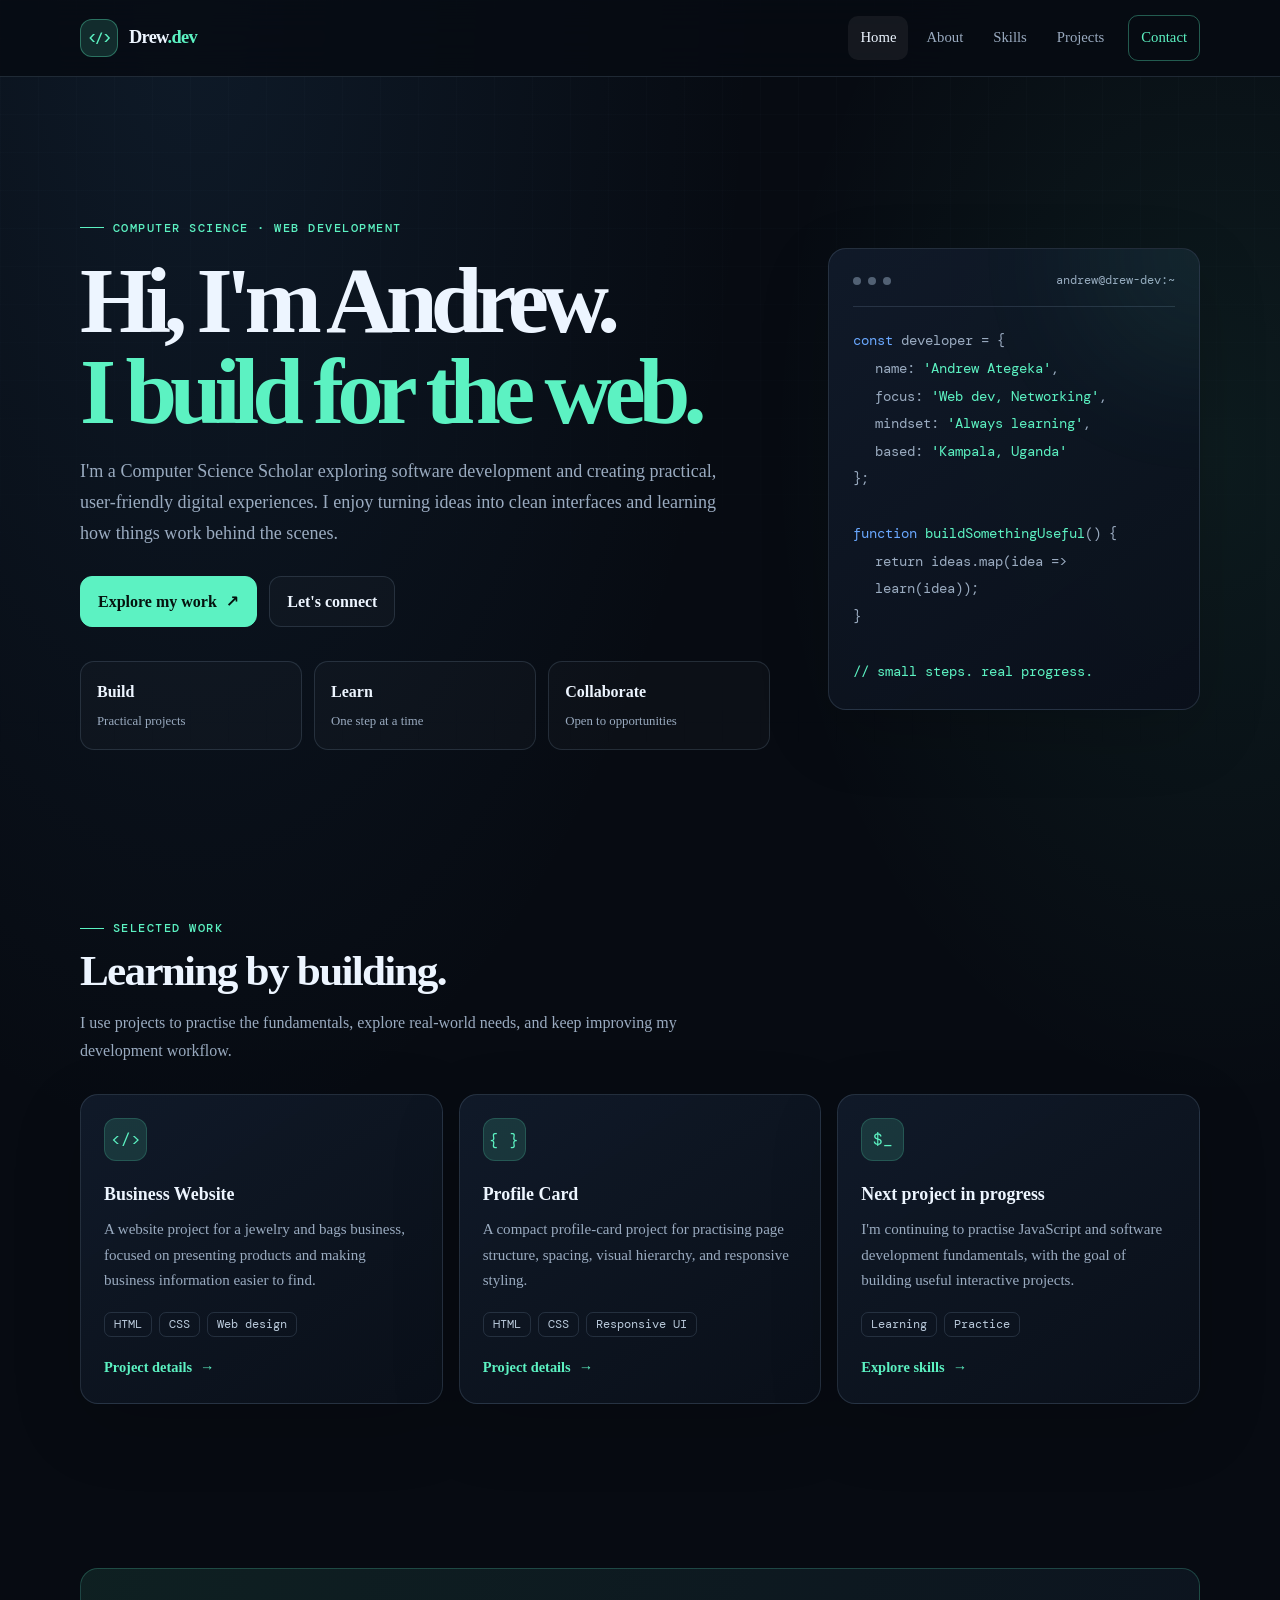
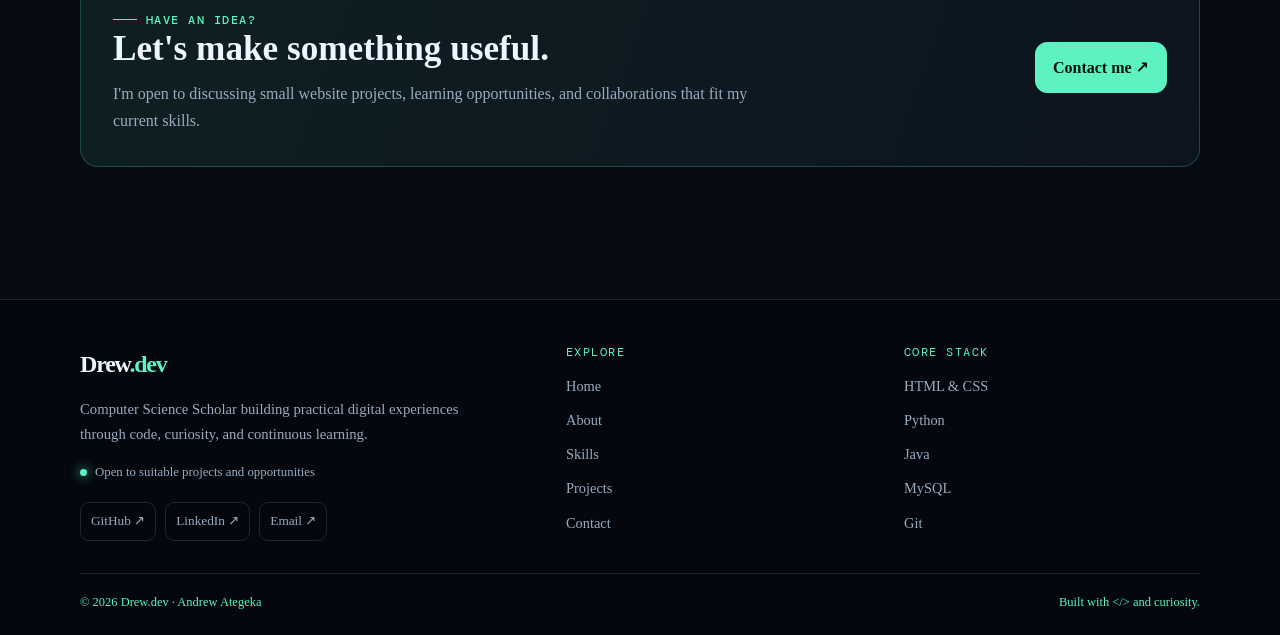
<file: index.html>
<!doctype html>
<html lang="en">
<head>
  <meta charset="utf-8">
  <meta name="viewport" content="width=device-width, initial-scale=1">
  <meta name="description" content="Andrew Ategeka's tech-styled portfolio: web development projects, skills, and contact information.">
  <meta name="theme-color" content="#070b12">
  <title>Home | Drew.dev</title>
  <link rel="stylesheet" href="style.css">
</head>
<body>
<header class="navbar">
  <div class="wrap nav-inner">
    <a class="brand" href="index.html" aria-label="Drew.dev home">
      <span class="brand-mark">&lt;/&gt;</span><span>Drew<span>.dev</span></span>
    </a>
    <nav aria-label="Main navigation"><ul class="nav-links"><li><a href="index.html" aria-current="page">Home</a></li><li><a href="about.html">About</a></li><li><a href="skills.html">Skills</a></li><li><a href="projects.html">Projects</a></li><li><a href="contact.html" class="nav-cta">Contact</a></li></ul></nav>
  </div>
</header>
<main>
<section class="hero">
  <div class="wrap hero-grid">
    <div>
      <span class="eyebrow">Computer Science · Web Development</span>
      <h1>Hi, I'm Andrew.<br><span class="highlight">I build for the web.</span></h1>
      <p class="hero-copy">I'm a Computer Science Scholar exploring software development and creating practical, user-friendly digital experiences. I enjoy turning ideas into clean interfaces and learning how things work behind the scenes.</p>
      <div class="hero-actions">
        <a class="btn btn-primary" href="projects.html">Explore my work <span aria-hidden="true">↗</span></a>
        <a class="btn btn-ghost" href="contact.html">Let's connect</a>
      </div>
      <div class="stats">
        <div class="stat"><strong>Build</strong><span>Practical projects</span></div>
        <div class="stat"><strong>Learn</strong><span>One step at a time</span></div>
        <div class="stat"><strong>Collaborate</strong><span>Open to opportunities</span></div>
      </div>
    </div>
    <aside class="hero-card" aria-label="Code themed illustration">
      <div class="terminal-top"><span class="terminal-dot"></span><span class="terminal-dot"></span><span class="terminal-dot"></span><span class="terminal-title">andrew@drew-dev:~</span></div>
      <div class="code-lines">
        <div><span class="blue">const</span> developer = {</div>
        <div class="indent">name: <span class="green">'Andrew Ategeka'</span>,</div>
        <div class="indent">focus: <span class="green">'Web dev, Networking'</span>,</div>
        <div class="indent">mindset: <span class="green">'Always learning'</span>,</div>
        <div class="indent">based: <span class="green">'Kampala, Uganda'</span></div>
        <div>};</div>
        <br>
        <div><span class="blue">function</span> <span class="green">buildSomethingUseful</span>() {</div>
        <div class="indent">return ideas.map(idea =&gt; learn(idea));</div>
        <div>}</div>
        <br>
        <div class="green">// small steps. real progress.</div>
      </div>
    </aside>
  </div>
</section>
<section class="section">
  <div class="wrap">
    <div class="section-head"><span class="eyebrow">Selected work</span><h2>Learning by building.</h2><p>I use projects to practise the fundamentals, explore real-world needs, and keep improving my development workflow.</p></div>
    <div class="card-grid">
      <article class="project-card"><div class="card-icon">&lt;/&gt;</div><h3>Business Website</h3><p>A website project for a jewelry and bags business, focused on presenting products and making business information easier to find.</p><div class="tags"><span class="tag">HTML</span><span class="tag">CSS</span><span class="tag">Web design</span></div><a class="text-link" href="projects.html">Project details <span aria-hidden="true">→</span></a></article>
      <article class="project-card"><div class="card-icon">{ }</div><h3>Profile Card</h3><p>A compact profile-card project for practising page structure, spacing, visual hierarchy, and responsive styling.</p><div class="tags"><span class="tag">HTML</span><span class="tag">CSS</span><span class="tag">Responsive UI</span></div><a class="text-link" href="projects.html">Project details <span aria-hidden="true">→</span></a></article>
      <article class="project-card"><div class="card-icon">$_</div><h3>Next project in progress</h3><p>I'm continuing to practise JavaScript and software development fundamentals, with the goal of building useful interactive projects.</p><div class="tags"><span class="tag">Learning</span><span class="tag">Practice</span></div><a class="text-link" href="skills.html">Explore skills <span aria-hidden="true">→</span></a></article>
    </div>
  </div>
</section>
<section class="section">
  <div class="wrap">
    <div class="cta-band"><div><span class="eyebrow">Have an idea?</span><h2>Let's make something useful.</h2><p>I'm open to discussing small website projects, learning opportunities, and collaborations that fit my current skills.</p></div><a class="btn btn-primary" href="contact.html">Contact me ↗</a></div>
  </div>
</section>
</main>
<footer class="tech-footer">
  <div class="wrap">
    <div class="footer-top">
      <div class="footer-brand">
        <div class="footer-logo">Drew<span>.dev</span></div>
        <p class="footer-intro">Computer Science Scholar building practical digital experiences through code, curiosity, and continuous learning.</p>
        <div class="footer-status"><span class="status-dot"></span> Open to suitable projects and opportunities</div>
        <div class="footer-socials">
          <a href="https://github.com/Andrew-ze" target="_blank" rel="noopener noreferrer">GitHub ↗</a>
          <a href="https://www.linkedin.com/in/andrew-ategeka-11a3a4382" target="_blank" rel="noopener noreferrer">LinkedIn ↗</a>
          <a href="mailto:ategekaandrew3@gmail.com">Email ↗</a>
        </div>
      </div>
      <div class="footer-column"><h3>Explore</h3><ul class="footer-links">
        <li><a href="index.html">Home</a></li><li><a href="about.html">About</a></li>
        <li><a href="skills.html">Skills</a></li><li><a href="projects.html">Projects</a></li><li><a href="contact.html">Contact</a></li>
      </ul></div>
      <div class="footer-column"><h3>Core stack</h3><ul class="footer-links">
        <li><a href="https://developer.mozilla.org/en-US/docs/Web/HTML" target="_blank" rel="noopener noreferrer">HTML &amp; CSS</a></li>
        <li><a href="https://www.python.org/" target="_blank" rel="noopener noreferrer">Python</a></li>
        <li><a href="https://www.java.com/" target="_blank" rel="noopener noreferrer">Java</a></li>
        <li><a href="https://www.mysql.com/" target="_blank" rel="noopener noreferrer">MySQL</a></li>
        <li><a href="https://git-scm.com/" target="_blank" rel="noopener noreferrer">Git</a></li>
      </ul></div>
    </div>
    <div class="footer-bottom"><span>© 2026 Drew.dev · Andrew Ategeka</span><span>Built with <span>&lt;/&gt;</span> and curiosity.</span></div>
  </div>
</footer>
</body>
</html>
</file>
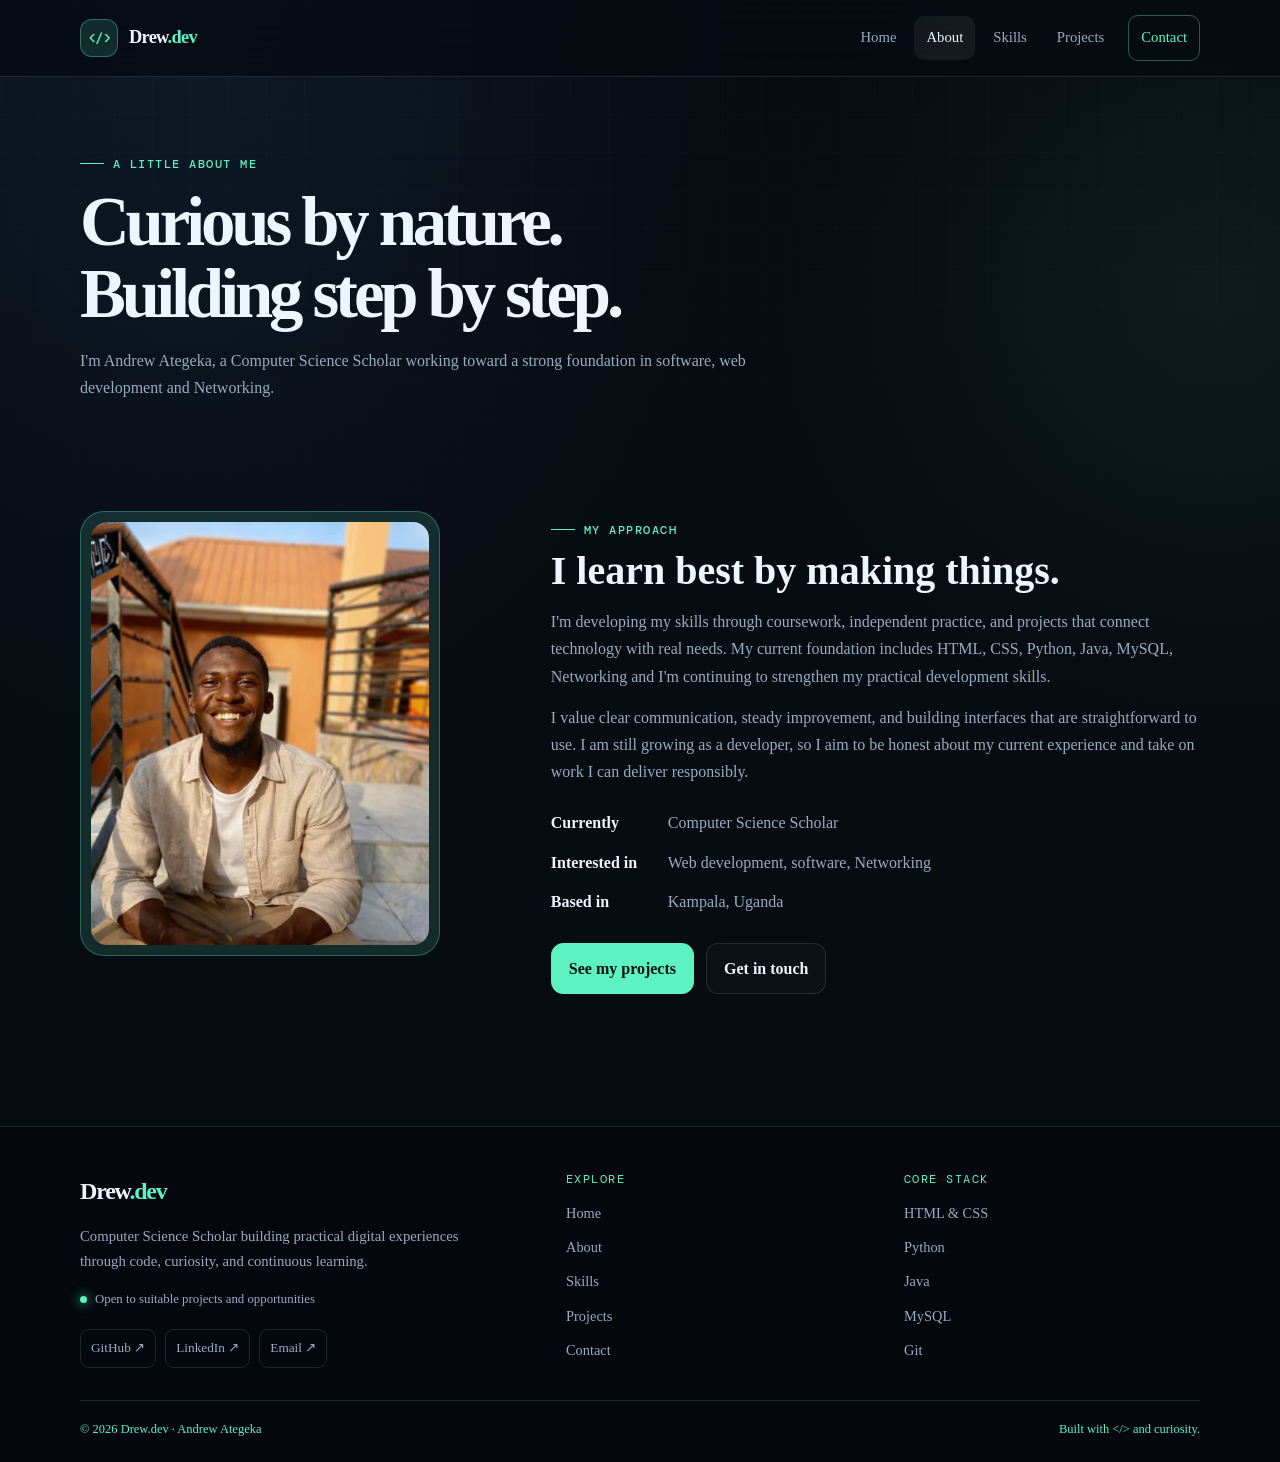
<file: about.html>
<!doctype html>
<html lang="en">
<head>
  <meta charset="utf-8">
  <meta name="viewport" content="width=device-width, initial-scale=1">
  <meta name="description" content="Andrew Ategeka's Computer Science and web development portfolio.">
  <meta name="theme-color" content="#070b12">
  <title>About | Drew.dev</title>
  <link rel="stylesheet" href="style.css">
</head>
<body>
<header class="navbar">
  <div class="wrap nav-inner">
    <a class="brand" href="index.html" aria-label="Drew.dev home">
      <span class="brand-mark">&lt;/&gt;</span><span>Drew<span>.dev</span></span>
    </a>
    <nav aria-label="Main navigation"><ul class="nav-links"><li><a href="index.html">Home</a></li><li><a href="about.html" aria-current="page">About</a></li><li><a href="skills.html">Skills</a></li><li><a href="projects.html">Projects</a></li><li><a href="contact.html" class="nav-cta">Contact</a></li></ul></nav>
  </div>
</header>
<main>
<section class="page-hero"><div class="wrap"><span class="eyebrow">A little about me</span><h1>Curious by nature.<br>Building step by step.</h1><p>I'm Andrew Ategeka, a Computer Science Scholar working toward a strong foundation in software, web development and Networking.</p></div></section>
<section class="section"><div class="wrap split">
  <div class="portrait-frame"><img class="about-photo" src="images/me-2.jpg" alt="Portrait of Andrew Ategeka" loading="lazy"></div>
  <div class="about-copy"><span class="eyebrow">My approach</span><h2 style="font-size:clamp(1.7rem,4vw,2.5rem);line-height:1.15;margin-top:10px;">I learn best by making things.</h2>
    <p>I'm developing my skills through coursework, independent practice, and projects that connect technology with real needs. My current foundation includes HTML, CSS, Python, Java, MySQL, Networking and I'm continuing to strengthen my practical development skills.</p>
    <p>I value clear communication, steady improvement, and building interfaces that are straightforward to use. I am still growing as a developer, so I aim to be honest about my current experience and take on work I can deliver responsibly.</p>
    <div class="info-list"><div class="info-row"><b>Currently</b><span>Computer Science Scholar</span></div><div class="info-row"><b>Interested in</b><span>Web development, software, Networking</span></div><div class="info-row"><b>Based in</b><span>Kampala, Uganda</span></div></div>
    <div class="hero-actions"><a class="btn btn-primary" href="projects.html">See my projects</a><a class="btn btn-ghost" href="contact.html">Get in touch</a></div>
  </div>
</div></section>
</main>
<footer class="tech-footer">
  <div class="wrap">
    <div class="footer-top">
      <div class="footer-brand">
        <div class="footer-logo">Drew<span>.dev</span></div>
        <p class="footer-intro">Computer Science Scholar building practical digital experiences through code, curiosity, and continuous learning.</p>
        <div class="footer-status"><span class="status-dot"></span> Open to suitable projects and opportunities</div>
        <div class="footer-socials">
          <a href="https://github.com/Andrew-ze" target="_blank" rel="noopener noreferrer">GitHub ↗</a>
          <a href="https://www.linkedin.com/in/andrew-ategeka-11a3a4382" target="_blank" rel="noopener noreferrer">LinkedIn ↗</a>
          <a href="mailto:ategekaandrew3@gmail.com">Email ↗</a>
        </div>
      </div>
      <div class="footer-column"><h3>Explore</h3><ul class="footer-links">
        <li><a href="index.html">Home</a></li><li><a href="about.html">About</a></li>
        <li><a href="skills.html">Skills</a></li><li><a href="projects.html">Projects</a></li><li><a href="contact.html">Contact</a></li>
      </ul></div>
      <div class="footer-column"><h3>Core stack</h3><ul class="footer-links">
        <li><a href="https://developer.mozilla.org/en-US/docs/Web/HTML" target="_blank" rel="noopener noreferrer">HTML &amp; CSS</a></li>
        <li><a href="https://www.python.org/" target="_blank" rel="noopener noreferrer">Python</a></li>
        <li><a href="https://www.java.com/" target="_blank" rel="noopener noreferrer">Java</a></li>
        <li><a href="https://www.mysql.com/" target="_blank" rel="noopener noreferrer">MySQL</a></li>
        <li><a href="https://git-scm.com/" target="_blank" rel="noopener noreferrer">Git</a></li>
      </ul></div>
    </div>
    <div class="footer-bottom"><span>© 2026 Drew.dev · Andrew Ategeka</span><span>Built with <span>&lt;/&gt;</span> and curiosity.</span></div>
  </div>
</footer>
</body>
</html>
</file>
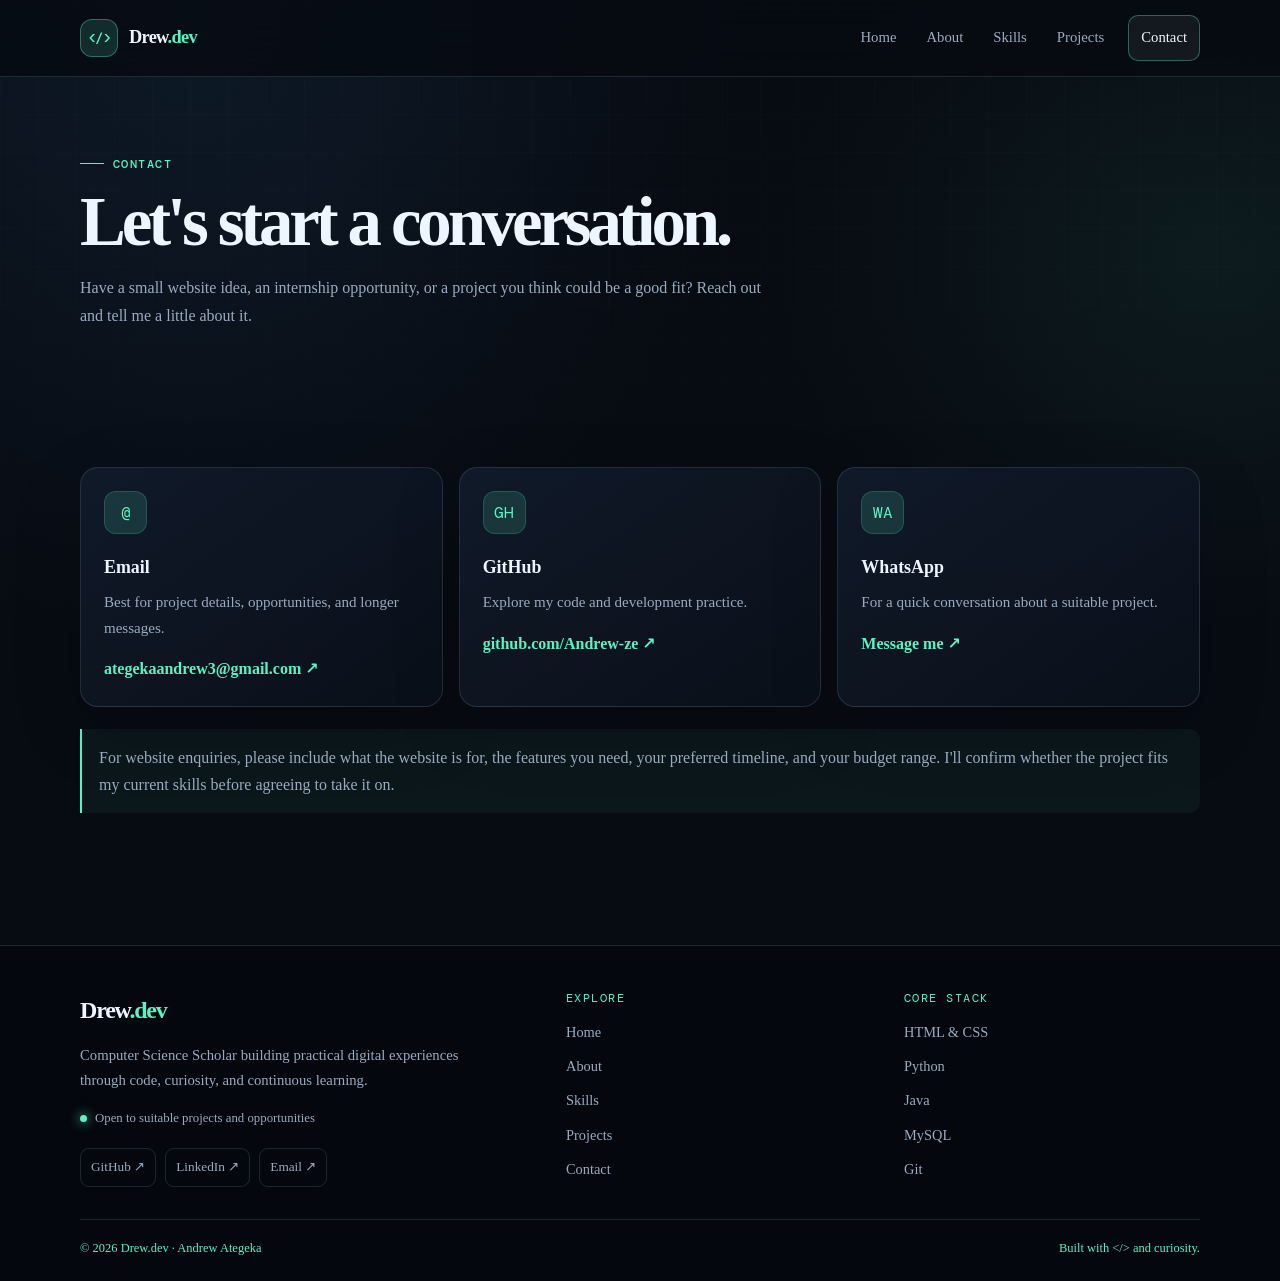
<file: contact.html>
<!doctype html>
<html lang="en">
<head>
  <meta charset="utf-8">
  <meta name="viewport" content="width=device-width, initial-scale=1">
  <meta name="description" content="Contact Andrew Ategeka about suitable website projects, collaborations, and opportunities.">
  <meta name="theme-color" content="#070b12">
  <title>Contact | Drew.dev</title>
  <link rel="stylesheet" href="style.css">
</head>
<body>
<header class="navbar">
  <div class="wrap nav-inner">
    <a class="brand" href="index.html" aria-label="Drew.dev home">
      <span class="brand-mark">&lt;/&gt;</span><span>Drew<span>.dev</span></span>
    </a>
    <nav aria-label="Main navigation"><ul class="nav-links"><li><a href="index.html">Home</a></li><li><a href="about.html">About</a></li><li><a href="skills.html">Skills</a></li><li><a href="projects.html">Projects</a></li><li><a href="contact.html" aria-current="page" class="nav-cta">Contact</a></li></ul></nav>
  </div>
</header>
<main>
<section class="page-hero"><div class="wrap"><span class="eyebrow">Contact</span><h1>Let's start a conversation.</h1><p>Have a small website idea, an internship opportunity, or a project you think could be a good fit? Reach out and tell me a little about it.</p></div></section>
<section class="section"><div class="wrap">
  <div class="contact-grid">
    <article class="contact-card"><div class="card-icon">@</div><h3>Email</h3><p>Best for project details, opportunities, and longer messages.</p><a href="mailto:ategekaandrew3@gmail.com">ategekaandrew3@gmail.com ↗</a></article>
    <article class="contact-card"><div class="card-icon">GH</div><h3>GitHub</h3><p>Explore my code and development practice.</p><a href="https://github.com/Andrew-ze" target="_blank" rel="noopener noreferrer">github.com/Andrew-ze ↗</a></article>
    <article class="contact-card"><div class="card-icon">WA</div><h3>WhatsApp</h3><p>For a quick conversation about a suitable project.</p><a href="https://wa.me/256740496006" target="_blank" rel="noopener noreferrer">Message me ↗</a></article>
  </div>
  <div class="note">For website enquiries, please include what the website is for, the features you need, your preferred timeline, and your budget range. I'll confirm whether the project fits my current skills before agreeing to take it on.</div>
</div></section>
</main>
<footer class="tech-footer">
  <div class="wrap">
    <div class="footer-top">
      <div class="footer-brand">
        <div class="footer-logo">Drew<span>.dev</span></div>
        <p class="footer-intro">Computer Science Scholar building practical digital experiences through code, curiosity, and continuous learning.</p>
        <div class="footer-status"><span class="status-dot"></span> Open to suitable projects and opportunities</div>
        <div class="footer-socials">
          <a href="https://github.com/Andrew-ze" target="_blank" rel="noopener noreferrer">GitHub ↗</a>
          <a href="https://www.linkedin.com/in/andrew-ategeka-11a3a4382" target="_blank" rel="noopener noreferrer">LinkedIn ↗</a>
          <a href="mailto:ategekaandrew3@gmail.com">Email ↗</a>
        </div>
      </div>
      <div class="footer-column"><h3>Explore</h3><ul class="footer-links">
        <li><a href="index.html">Home</a></li><li><a href="about.html">About</a></li>
        <li><a href="skills.html">Skills</a></li><li><a href="projects.html">Projects</a></li><li><a href="contact.html">Contact</a></li>
      </ul></div>
      <div class="footer-column"><h3>Core stack</h3><ul class="footer-links">
        <li><a href="https://developer.mozilla.org/en-US/docs/Web/HTML" target="_blank" rel="noopener noreferrer">HTML &amp; CSS</a></li>
        <li><a href="https://www.python.org/" target="_blank" rel="noopener noreferrer">Python</a></li>
        <li><a href="https://www.java.com/" target="_blank" rel="noopener noreferrer">Java</a></li>
        <li><a href="https://www.mysql.com/" target="_blank" rel="noopener noreferrer">MySQL</a></li>
        <li><a href="https://git-scm.com/" target="_blank" rel="noopener noreferrer">Git</a></li>
      </ul></div>
    </div>
    <div class="footer-bottom"><span>© 2026 Drew.dev · Andrew Ategeka</span><span>Built with <span>&lt;/&gt;</span> and curiosity.</span></div>
  </div>
</footer>
</body>
</html>
</file>
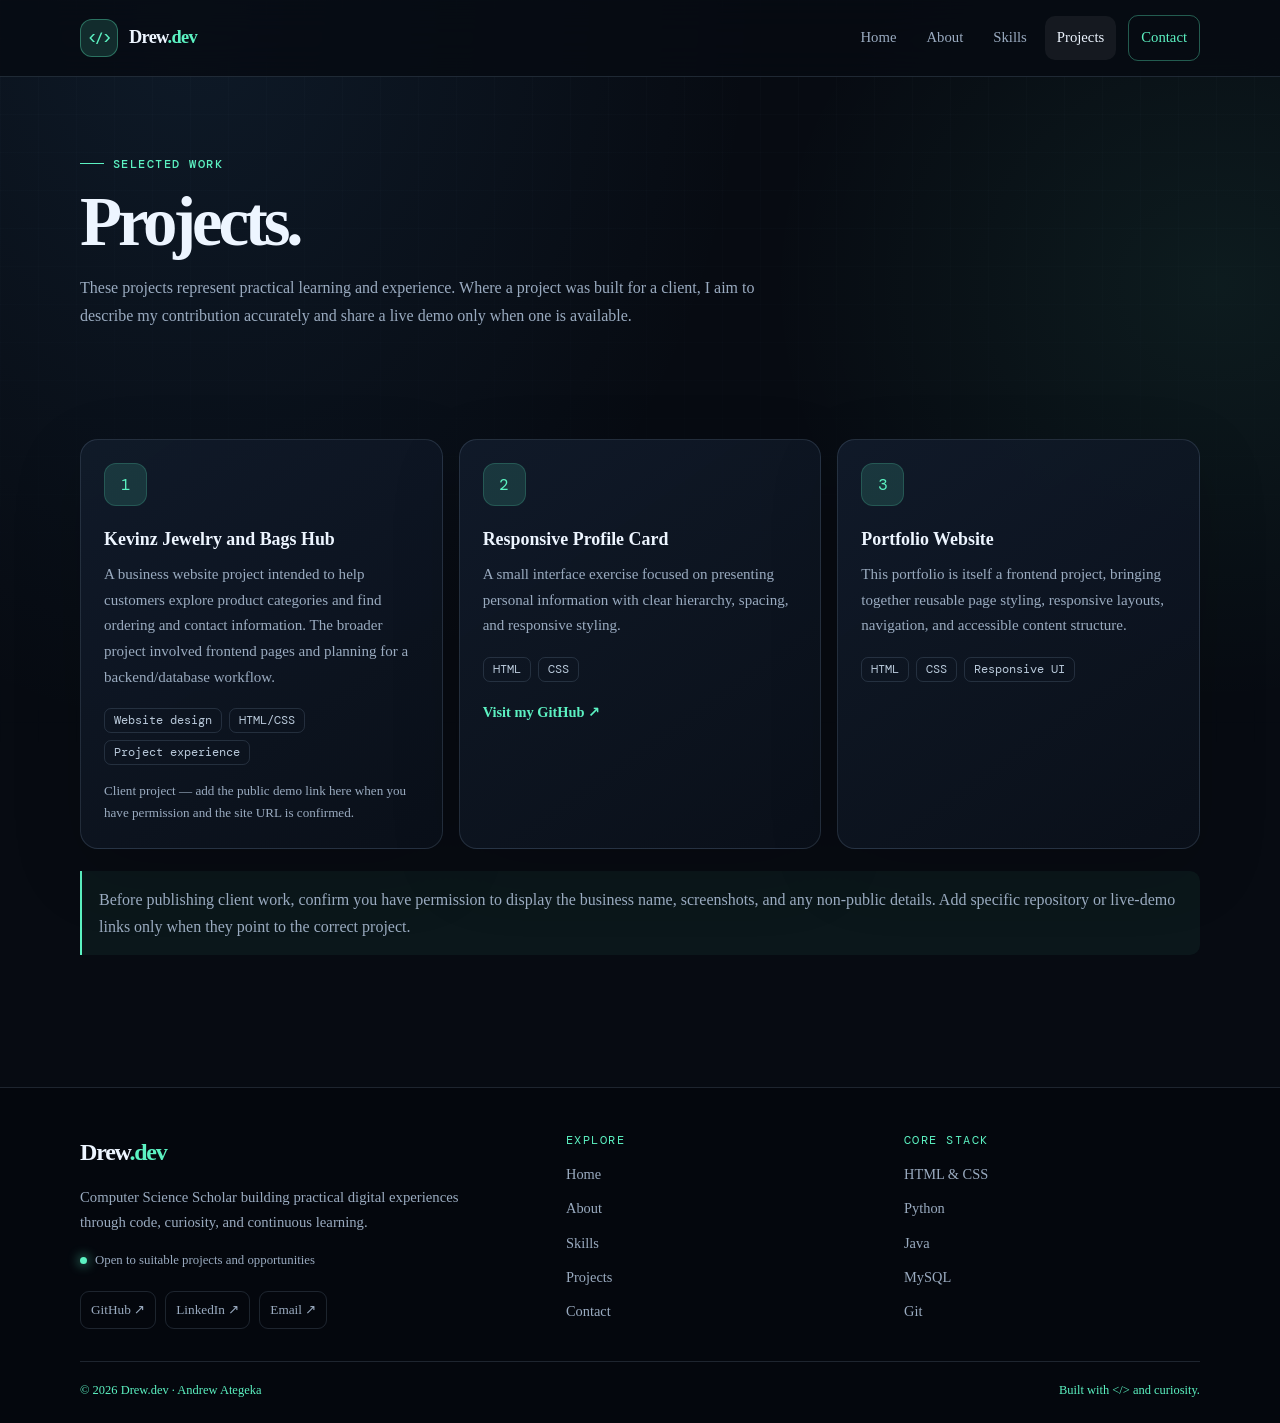
<file: projects.html>
<!doctype html>
<html lang="en">
<head>
  <meta charset="utf-8">
  <meta name="viewport" content="width=device-width, initial-scale=1">
  <meta name="description" content="Andrew Ategeka's Computer Science and web development portfolio.">
  <meta name="theme-color" content="#070b12">
  <title>Projects | Drew.dev</title>
  <link rel="stylesheet" href="style.css">
</head>
<body>
<header class="navbar">
  <div class="wrap nav-inner">
    <a class="brand" href="index.html" aria-label="Drew.dev home">
      <span class="brand-mark">&lt;/&gt;</span><span>Drew<span>.dev</span></span>
    </a>
    <nav aria-label="Main navigation"><ul class="nav-links"><li><a href="index.html">Home</a></li><li><a href="about.html">About</a></li><li><a href="skills.html">Skills</a></li><li><a href="projects.html" aria-current="page">Projects</a></li><li><a href="contact.html" class="nav-cta">Contact</a></li></ul></nav>
  </div>
</header>
<main>
<section class="page-hero"><div class="wrap"><span class="eyebrow">Selected work</span><h1>Projects.</h1><p>These projects represent practical learning and experience. Where a project was built for a client, I aim to describe my contribution accurately and share a live demo only when one is available.</p></div></section>
<section class="section"><div class="wrap"><div class="card-grid">
  <article class="project-card"><div class="card-icon">1</div><h3>Kevinz Jewelry and Bags Hub</h3><p>A business website project intended to help customers explore product categories and find ordering and contact information. The broader project involved frontend pages and planning for a backend/database workflow.</p><div class="tags"><span class="tag">Website design</span><span class="tag">HTML/CSS</span><span class="tag">Project experience</span></div><p class="muted" style="margin-top:15px;font-size:.82rem;">Client project — add the public demo link here when you have permission and the site URL is confirmed.</p></article>
  <article class="project-card"><div class="card-icon">2</div><h3>Responsive Profile Card</h3><p>A small interface exercise focused on presenting personal information with clear hierarchy, spacing, and responsive styling.</p><div class="tags"><span class="tag">HTML</span><span class="tag">CSS</span></div><a class="text-link" href="https://github.com/Andrew-ze" target="_blank" rel="noopener noreferrer">Visit my GitHub ↗</a></article>
  <article class="project-card"><div class="card-icon">3</div><h3>Portfolio Website</h3><p>This portfolio is itself a frontend project, bringing together reusable page styling, responsive layouts, navigation, and accessible content structure.</p><div class="tags"><span class="tag">HTML</span><span class="tag">CSS</span><span class="tag">Responsive UI</span></div></article>
</div>
<div class="note">Before publishing client work, confirm you have permission to display the business name, screenshots, and any non-public details. Add specific repository or live-demo links only when they point to the correct project.</div>
</div></section>
</main>
<footer class="tech-footer">
  <div class="wrap">
    <div class="footer-top">
      <div class="footer-brand">
        <div class="footer-logo">Drew<span>.dev</span></div>
        <p class="footer-intro">Computer Science Scholar building practical digital experiences through code, curiosity, and continuous learning.</p>
        <div class="footer-status"><span class="status-dot"></span> Open to suitable projects and opportunities</div>
        <div class="footer-socials">
          <a href="https://github.com/Andrew-ze" target="_blank" rel="noopener noreferrer">GitHub ↗</a>
          <a href="https://www.linkedin.com/in/andrew-ategeka-11a3a4382" target="_blank" rel="noopener noreferrer">LinkedIn ↗</a>
          <a href="mailto:ategekaandrew3@gmail.com">Email ↗</a>
        </div>
      </div>
      <div class="footer-column"><h3>Explore</h3><ul class="footer-links">
        <li><a href="index.html">Home</a></li><li><a href="about.html">About</a></li>
        <li><a href="skills.html">Skills</a></li><li><a href="projects.html">Projects</a></li><li><a href="contact.html">Contact</a></li>
      </ul></div>
      <div class="footer-column"><h3>Core stack</h3><ul class="footer-links">
        <li><a href="https://developer.mozilla.org/en-US/docs/Web/HTML" target="_blank" rel="noopener noreferrer">HTML &amp; CSS</a></li>
        <li><a href="https://www.python.org/" target="_blank" rel="noopener noreferrer">Python</a></li>
        <li><a href="https://www.java.com/" target="_blank" rel="noopener noreferrer">Java</a></li>
        <li><a href="https://www.mysql.com/" target="_blank" rel="noopener noreferrer">MySQL</a></li>
        <li><a href="https://git-scm.com/" target="_blank" rel="noopener noreferrer">Git</a></li>
      </ul></div>
    </div>
    <div class="footer-bottom"><span>© 2026 Drew.dev · Andrew Ategeka</span><span>Built with <span>&lt;/&gt;</span> and curiosity.</span></div>
  </div>
</footer>
</body>
</html>
</file>
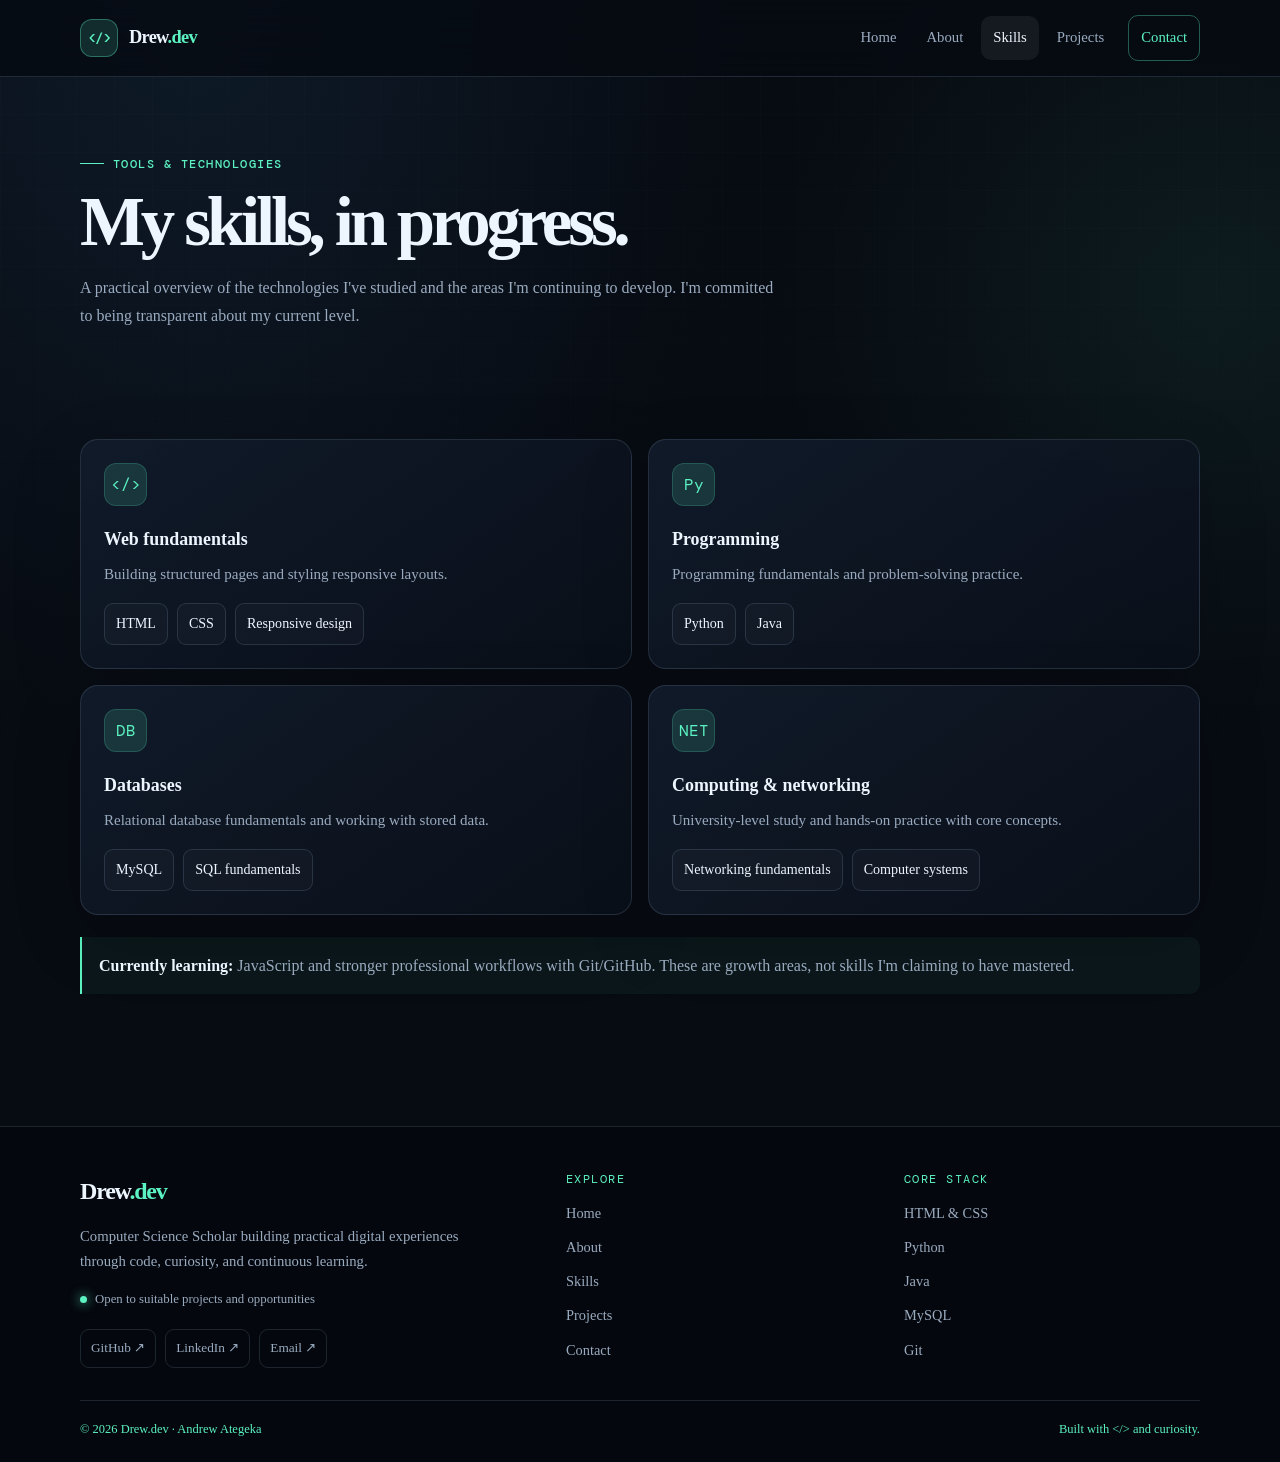
<file: skills.html>
<!doctype html>
<html lang="en">
<head>
  <meta charset="utf-8">
  <meta name="viewport" content="width=device-width, initial-scale=1">
  <meta name="description" content="Andrew Ategeka's Computer Science and web development portfolio.">
  <meta name="theme-color" content="#070b12">
  <title>Skills | Drew.dev</title>
  <link rel="stylesheet" href="style.css">
</head>
<body>
<header class="navbar">
  <div class="wrap nav-inner">
    <a class="brand" href="index.html" aria-label="Drew.dev home">
      <span class="brand-mark">&lt;/&gt;</span><span>Drew<span>.dev</span></span>
    </a>
    <nav aria-label="Main navigation"><ul class="nav-links"><li><a href="index.html">Home</a></li><li><a href="about.html">About</a></li><li><a href="skills.html" aria-current="page">Skills</a></li><li><a href="projects.html">Projects</a></li><li><a href="contact.html" class="nav-cta">Contact</a></li></ul></nav>
  </div>
</header>
<main>
<section class="page-hero"><div class="wrap"><span class="eyebrow">Tools &amp; technologies</span><h1>My skills, in progress.</h1><p>A practical overview of the technologies I've studied and the areas I'm continuing to develop. I'm committed to being transparent about my current level.</p></div></section>
<section class="section"><div class="wrap">
  <div class="skill-groups">
    <article class="skill-card"><div class="card-icon">&lt;/&gt;</div><h3>Web fundamentals</h3><p>Building structured pages and styling responsive layouts.</p><div class="skill-list"><span class="skill-chip">HTML</span><span class="skill-chip">CSS</span><span class="skill-chip">Responsive design</span></div></article>
    <article class="skill-card"><div class="card-icon">Py</div><h3>Programming</h3><p>Programming fundamentals and problem-solving practice.</p><div class="skill-list"><span class="skill-chip">Python</span><span class="skill-chip">Java</span></div></article>
    <article class="skill-card"><div class="card-icon">DB</div><h3>Databases</h3><p>Relational database fundamentals and working with stored data.</p><div class="skill-list"><span class="skill-chip">MySQL</span><span class="skill-chip">SQL fundamentals</span></div></article>
    <article class="skill-card"><div class="card-icon">NET</div><h3>Computing &amp; networking</h3><p>University-level study and hands-on practice with core concepts.</p><div class="skill-list"><span class="skill-chip">Networking fundamentals</span><span class="skill-chip">Computer systems</span></div></article>
  </div>
  <div class="note"><strong style="color:var(--text)">Currently learning:</strong> JavaScript and stronger professional workflows with Git/GitHub. These are growth areas, not skills I'm claiming to have mastered.</div>
</div></section>
</main>
<footer class="tech-footer">
  <div class="wrap">
    <div class="footer-top">
      <div class="footer-brand">
        <div class="footer-logo">Drew<span>.dev</span></div>
        <p class="footer-intro">Computer Science Scholar building practical digital experiences through code, curiosity, and continuous learning.</p>
        <div class="footer-status"><span class="status-dot"></span> Open to suitable projects and opportunities</div>
        <div class="footer-socials">
          <a href="https://github.com/Andrew-ze" target="_blank" rel="noopener noreferrer">GitHub ↗</a>
          <a href="https://www.linkedin.com/in/andrew-ategeka-11a3a4382" target="_blank" rel="noopener noreferrer">LinkedIn ↗</a>
          <a href="mailto:ategekaandrew3@gmail.com">Email ↗</a>
        </div>
      </div>
      <div class="footer-column"><h3>Explore</h3><ul class="footer-links">
        <li><a href="index.html">Home</a></li><li><a href="about.html">About</a></li>
        <li><a href="skills.html">Skills</a></li><li><a href="projects.html">Projects</a></li><li><a href="contact.html">Contact</a></li>
      </ul></div>
      <div class="footer-column"><h3>Core stack</h3><ul class="footer-links">
        <li><a href="https://developer.mozilla.org/en-US/docs/Web/HTML" target="_blank" rel="noopener noreferrer">HTML &amp; CSS</a></li>
        <li><a href="https://www.python.org/" target="_blank" rel="noopener noreferrer">Python</a></li>
        <li><a href="https://www.java.com/" target="_blank" rel="noopener noreferrer">Java</a></li>
        <li><a href="https://www.mysql.com/" target="_blank" rel="noopener noreferrer">MySQL</a></li>
        <li><a href="https://git-scm.com/" target="_blank" rel="noopener noreferrer">Git</a></li>
      </ul></div>
    </div>
    <div class="footer-bottom"><span>© 2026 Drew.dev · Andrew Ategeka</span><span>Built with <span>&lt;/&gt;</span> and curiosity.</span></div>
  </div>
</footer>
</body>
</html>
</file>
<file: style.css>
@import url('https://fonts.googleapis.com/css2?family=DM+Mono:wght@400;500&family=Space+Grotesk:wght@400;500;600;700&display=swap');

:root {
  color-scheme: dark;
  --bg: #070b12;
  --panel: #0d1420;
  --panel-2: #111b2a;
  --text: #edf5ff;
  --muted: #9aabc0;
  --line: rgba(160, 190, 220, .16);
  --accent: #5cf2c2;
  --accent-2: #6aa8ff;
  --glow: rgba(92, 242, 194, .14);
  --radius: 18px;
  --max: 1120px;
}
* { box-sizing: border-box; margin: 0; padding: 0; }
html { scroll-behavior: smooth; scroll-padding-top: 90px; }
body {
  min-height: 100vh;
  background:
    radial-gradient(ellipse at 15% 0%, rgba(55, 112, 166, .15), transparent 35rem),
    radial-gradient(ellipse at 95% 20%, rgba(92, 242, 194, .07), transparent 28rem),
    var(--bg);
  color: var(--text);
  font-family: "Times New Roman", system-ui, sans-serif;
  line-height: 1.7;
}
body::before {
  content: ""; position: fixed; inset: 0; pointer-events: none; z-index: -1;
  background-image: linear-gradient(rgba(150,180,210,.025) 1px, transparent 1px),
                    linear-gradient(90deg, rgba(150,180,210,.025) 1px, transparent 1px);
  background-size: 38px 38px;
  mask-image: linear-gradient(to bottom, black, transparent 90%);
}
a { color: inherit; text-decoration: none; }
a:focus-visible, button:focus-visible { outline: 2px solid var(--accent); outline-offset: 4px; }
img { max-width: 100%; display: block; }
.wrap { width: min(var(--max), calc(100% - 40px)); margin-inline: auto; }
.eyebrow {
  display: inline-flex; align-items: center; gap: 9px; color: var(--accent);
  font: 500 .78rem "DM Mono", monospace; letter-spacing: .12em; text-transform: uppercase;
}
.eyebrow::before { content: ""; width: 24px; height: 1px; background: currentColor; }
.muted { color: var(--muted); }
.section { padding: 82px 0; }
.section-head { max-width: 720px; margin-bottom: 30px; }
.section-head h2 { margin-top: 10px; font-size: clamp(1.8rem, 4vw, 2.7rem); line-height: 1.12; letter-spacing: -.04em; }
.section-head p { margin-top: 14px; color: var(--muted); max-width: 650px; }
.navbar {
  position: sticky; top: 0; z-index: 20; backdrop-filter: blur(18px);
  background: rgba(7, 11, 18, .84); border-bottom: 1px solid var(--line);
}
.nav-inner { min-height: 76px; display: flex; align-items: center; justify-content: space-between; gap: 24px; }
.brand { display: inline-flex; align-items: center; gap: 11px; font-weight: 700; letter-spacing: -.04em; font-size: 1.15rem; }
.brand-mark {
  display: grid; place-items: center; width: 38px; height: 38px; border-radius: 12px;
  color: var(--accent); border: 1px solid rgba(92,242,194,.35); background: var(--glow);
  font: 500 .86rem "DM Mono", monospace;
}
.brand span span { color: var(--accent); }
.nav-links { display: flex; align-items: center; gap: 6px; list-style: none; }
.nav-links a { display: inline-block; padding: 9px 12px; color: var(--muted); border-radius: 10px; font-size: .92rem; transition: .2s ease; }
.nav-links a:hover, .nav-links a[aria-current="page"] { color: var(--text); background: rgba(255,255,255,.06); }
.nav-links .nav-cta { border: 1px solid rgba(92,242,194,.35); color: var(--accent); margin-left: 6px; }
.hero { padding: clamp(70px, 11vw, 132px) 0 78px; }
.hero-grid { display: grid; grid-template-columns: minmax(0, 1.3fr) minmax(260px, .7fr); align-items: center; gap: 58px; }
.hero h1 { margin: 20px 0 18px; font-size: clamp(2.7rem, 7.3vw, 5.8rem); line-height: .98; letter-spacing: -.075em; }
.hero h1 .highlight { color: var(--accent); }
.hero-copy { max-width: 650px; color: var(--muted); font-size: clamp(1rem, 2vw, 1.13rem); }
.hero-actions { display: flex; flex-wrap: wrap; gap: 12px; margin-top: 28px; }
.btn {
  display: inline-flex; align-items: center; justify-content: center; gap: 9px;
  min-height: 46px; padding: 11px 17px; border: 1px solid var(--line); border-radius: 12px;
  font-weight: 600; transition: transform .2s ease, border-color .2s ease, background .2s ease;
}
.btn:hover { transform: translateY(-2px); border-color: rgba(92,242,194,.55); }
.btn-primary { color: #05120e; background: var(--accent); border-color: var(--accent); }
.btn-primary:hover { background: #8af8d7; }
.btn-ghost { background: rgba(255,255,255,.025); }
.hero-card, .panel, .project-card, .skill-card, .contact-card {
  border: 1px solid var(--line); background: linear-gradient(145deg, rgba(17,27,42,.94), rgba(10,16,26,.96));
  border-radius: var(--radius); box-shadow: 0 22px 70px rgba(0,0,0,.16);
}
.hero-card { padding: 24px; position: relative; overflow: hidden; }
.hero-card::after { content: ""; position: absolute; width: 170px; height: 170px; right: -90px; top: -80px; border-radius: 50%; background: var(--accent); filter: blur(85px); opacity: .16; }
.terminal-top { display: flex; align-items: center; gap: 7px; padding-bottom: 18px; border-bottom: 1px solid var(--line); }
.terminal-dot { width: 8px; height: 8px; border-radius: 50%; background: #526174; }
.terminal-title { margin-left: auto; color: var(--muted); font: .72rem "DM Mono", monospace; }
.code-lines { padding-top: 20px; font: .86rem/2 "DM Mono", monospace; color: var(--muted); overflow-wrap: anywhere; }
.code-lines .green { color: var(--accent); }
.code-lines .blue { color: var(--accent-2); }
.code-lines .indent { padding-left: 22px; }
.code-lines .indent2 { padding-left: 44px; }
.stats { display: grid; grid-template-columns: repeat(3, 1fr); gap: 12px; margin-top: 34px; }
.stat { padding: 16px; border: 1px solid var(--line); background: rgba(255,255,255,.025); border-radius: 14px; }
.stat strong { display: block; color: var(--text); font-size: 1rem; }
.stat span { color: var(--muted); font-size: .8rem; }
.card-grid { display: grid; grid-template-columns: repeat(3, minmax(0, 1fr)); gap: 16px; }
.project-card, .skill-card, .contact-card { padding: 23px; transition: transform .2s ease, border-color .2s ease; }
.project-card:hover, .skill-card:hover, .contact-card:hover { transform: translateY(-3px); border-color: rgba(92,242,194,.35); }
.card-icon { width: 43px; height: 43px; display: grid; place-items: center; margin-bottom: 18px; border-radius: 12px; color: var(--accent); background: var(--glow); border: 1px solid rgba(92,242,194,.18); font: 1rem "DM Mono", monospace; }
.project-card h3, .skill-card h3, .contact-card h3 { margin-bottom: 8px; font-size: 1.12rem; }
.project-card p, .skill-card p, .contact-card p { color: var(--muted); font-size: .94rem; }
.tags { display: flex; flex-wrap: wrap; gap: 7px; margin-top: 18px; }
.tag { padding: 4px 9px; border: 1px solid var(--line); border-radius: 7px; color: #b9c9da; font: .72rem "DM Mono", monospace; }
.text-link { display: inline-flex; gap: 8px; align-items: center; margin-top: 18px; color: var(--accent); font-weight: 600; font-size: .9rem; }
.text-link:hover { text-decoration: underline; text-underline-offset: 4px; }
.split { display: grid; grid-template-columns: .8fr 1.2fr; gap: 38px; align-items: start; }
.portrait-frame { padding: 10px; border-radius: 24px; border: 1px solid rgba(92,242,194,.3); background: var(--glow); max-width: 360px; }
.about-photo { width: 100%; aspect-ratio: 4 / 5; object-fit: cover; border-radius: 16px; }
.about-copy p { margin-top: 14px; color: var(--muted); }
.info-list { display: grid; gap: 12px; margin-top: 24px; }
.info-row { display: flex; align-items: start; gap: 12px; color: var(--muted); }
.info-row b { color: var(--text); min-width: 105px; }
.skill-groups { display: grid; grid-template-columns: repeat(2, minmax(0, 1fr)); gap: 16px; }
.skill-list { display: flex; flex-wrap: wrap; gap: 9px; margin-top: 15px; }
.skill-chip { padding: 8px 11px; border: 1px solid var(--line); background: rgba(255,255,255,.025); border-radius: 9px; font-size: .88rem; }
.skill-chip.learning { border-color: rgba(106,168,255,.32); color: #a9caff; }
.note { margin-top: 22px; padding: 15px 17px; border-left: 2px solid var(--accent); background: rgba(92,242,194,.05); color: var(--muted); border-radius: 0 10px 10px 0; }
.contact-grid { display: grid; grid-template-columns: repeat(3, minmax(0, 1fr)); gap: 16px; margin-top: 28px; }
.contact-card a { display: inline-block; margin-top: 14px; color: var(--accent); font-weight: 600; overflow-wrap: anywhere; }
.cta-band { padding: 32px; border-radius: var(--radius); border: 1px solid rgba(92,242,194,.22); background: linear-gradient(110deg, rgba(92,242,194,.09), rgba(106,168,255,.06)); display: flex; align-items: center; justify-content: space-between; gap: 24px; }
.cta-band h2 { font-size: clamp(1.5rem, 3vw, 2.2rem); line-height: 1.2; }
.cta-band p { color: var(--muted); margin-top: 9px; max-width: 650px; }
.page-hero { padding: 68px 0 28px; }
.page-hero h1 { font-size: clamp(2.4rem, 6vw, 4.3rem); letter-spacing: -.06em; line-height: 1.05; margin-top: 14px; }
.page-hero p { color: var(--muted); max-width: 700px; margin-top: 16px; }
.tech-footer { margin-top: 50px; border-top: 1px solid var(--line); background: rgba(4,7,12,.75); padding: 44px 0 22px; }
.footer-top { display: grid; grid-template-columns: 1.5fr 1fr 1fr; gap: 42px; padding-bottom: 32px; }
.footer-logo { font-size: 1.5rem; font-weight: 700; letter-spacing: -.05em; }
.footer-logo span { color: var(--accent); }
.footer-intro { max-width: 390px; margin-top: 12px; color: var(--muted); font-size: .92rem; }
.footer-status { display: inline-flex; align-items: center; gap: 8px; margin-top: 15px; color: var(--muted); font-size: .8rem; }
.status-dot { width: 7px; height: 7px; border-radius: 50%; background: var(--accent); box-shadow: 0 0 12px var(--accent); }
.footer-socials { display: flex; flex-wrap: wrap; gap: 9px; margin-top: 18px; }
.footer-socials a { border: 1px solid var(--line); border-radius: 9px; padding: 7px 10px; color: var(--muted); font-size: .83rem; }
.footer-socials a:hover { color: var(--accent); border-color: rgba(92,242,194,.35); }
.footer-column h3 { margin-bottom: 12px; font: .78rem "DM Mono", monospace; color: var(--accent); text-transform: uppercase; letter-spacing: .12em; }
.footer-links { list-style: none; display: grid; gap: 7px; }
.footer-links a { color: var(--muted); font-size: .9rem; }
.footer-links a:hover { color: var(--text); }
.footer-bottom { display: flex; justify-content: space-between; gap: 16px; padding-top: 18px; border-top: 1px solid var(--line); color: #728198; font-size: .78rem; }
.footer-bottom span { color: var(--accent); }
@media (max-width: 850px) {
  .hero-grid, .split { grid-template-columns: 1fr; gap: 30px; }
  .hero-card { max-width: 560px; }
  .card-grid { grid-template-columns: repeat(2, minmax(0, 1fr)); }
  .footer-top { grid-template-columns: 1fr 1fr; }
  .footer-brand { grid-column: 1 / -1; }
}
@media (max-width: 600px) {
  .wrap { width: min(var(--max), calc(100% - 28px)); }
  .nav-inner { align-items: flex-start; flex-direction: column; padding: 13px 0; gap: 9px; }
  .nav-links { width: 100%; gap: 2px; flex-wrap: wrap; }
  .nav-links a { padding: 7px 9px; font-size: .84rem; }
  .nav-links .nav-cta { margin-left: 0; }
  .hero { padding-top: 58px; }
  .stats { grid-template-columns: 1fr; }
  .section { padding: 60px 0; }
  .card-grid, .skill-groups, .contact-grid, .footer-top { grid-template-columns: 1fr; }
  .footer-brand { grid-column: auto; }
  .cta-band { align-items: flex-start; flex-direction: column; padding: 23px; }
  .footer-bottom { flex-direction: column; }
}
@media (prefers-reduced-motion: reduce) {
  *, *::before, *::after { scroll-behavior: auto !important; transition-duration: .01ms !important; animation-duration: .01ms !important; }
}
</file>
